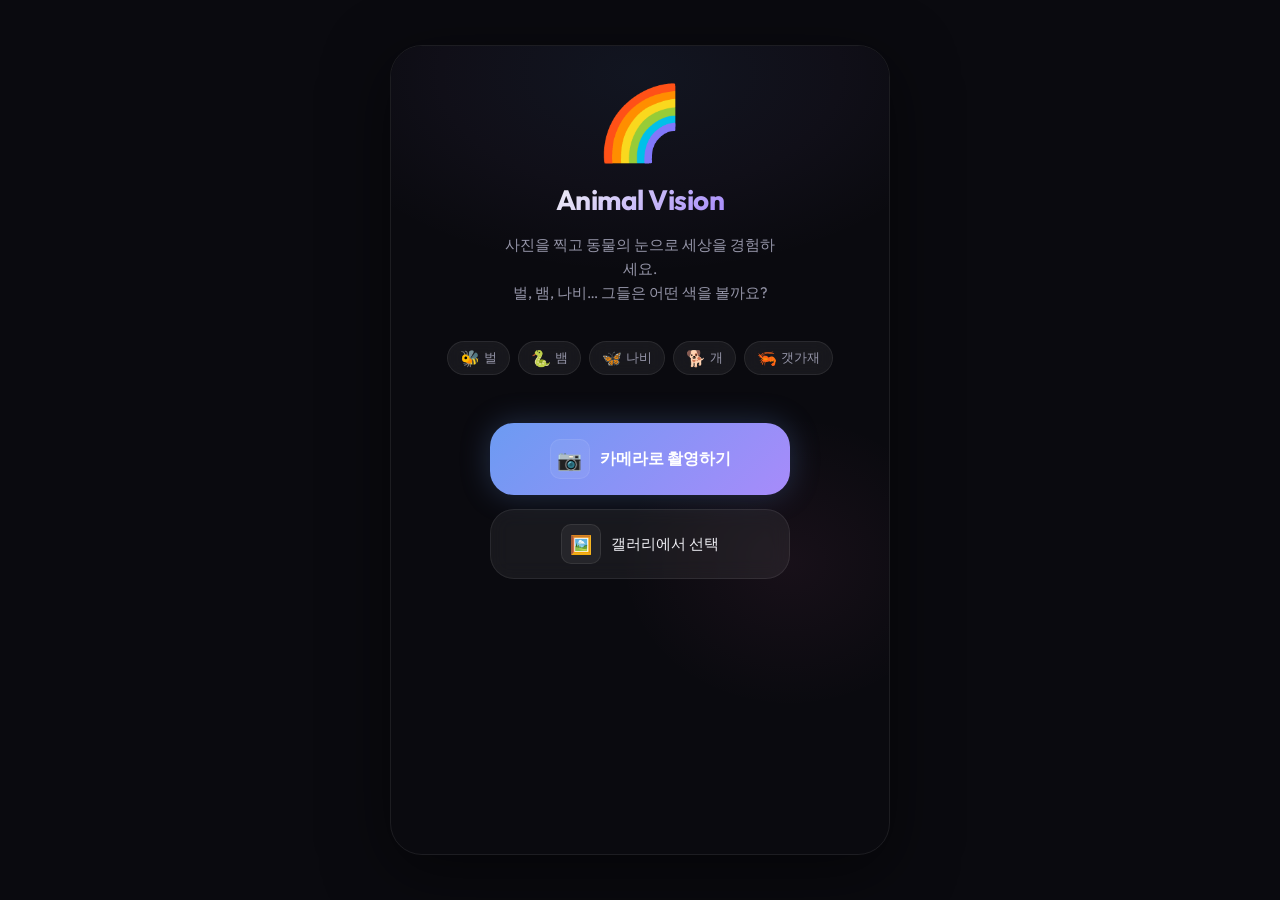
<file: animal_vision/index.html>
<!DOCTYPE html>
<html lang="ko">
<head>
  <meta charset="UTF-8">
  <meta name="viewport" content="width=device-width, initial-scale=1.0, maximum-scale=1.0, user-scalable=no, viewport-fit=cover">
  <meta name="theme-color" content="#0A0A0F">
  <meta name="apple-mobile-web-app-capable" content="yes">
  <meta name="apple-mobile-web-app-status-bar-style" content="black-translucent">
  <meta name="description" content="카메라로 사진을 찍으면 벌, 뱀, 나비, 개 등 동물의 눈으로 세상을 보여주는 시각 시뮬레이터">
  <title>🌈 Animal Vision — 동물의 눈으로 보는 세상</title>

  <!-- Favicon -->
  <link rel="icon" href="data:image/svg+xml,<svg xmlns='http://www.w3.org/2000/svg' viewBox='0 0 100 100'><text y='.9em' font-size='90'>🌈</text></svg>">

  <!-- Styles -->
  <link rel="stylesheet" href="css/style.css">
</head>
<body>

  <div class="app-container">

    <!-- ═══════════════════════════════════════════
         HOME SCREEN — 시작 화면
         ═══════════════════════════════════════════ -->
    <div id="screen-home" class="screen active">
      <div class="home-content">
        <div class="home-logo" aria-hidden="true">🌈</div>
        <h1 class="home-title">Animal Vision</h1>
        <p class="home-subtitle">
          사진을 찍고 동물의 눈으로 세상을 경험하세요.<br>
          벌, 뱀, 나비… 그들은 어떤 색을 볼까요?
        </p>

        <div class="home-animals-preview" aria-hidden="true">
          <div class="preview-chip"><span>🐝</span><span>벌</span></div>
          <div class="preview-chip"><span>🐍</span><span>뱀</span></div>
          <div class="preview-chip"><span>🦋</span><span>나비</span></div>
          <div class="preview-chip"><span>🐕</span><span>개</span></div>
          <div class="preview-chip"><span>🦐</span><span>갯가재</span></div>
        </div>

        <div class="home-actions">
          <button id="btn-camera" class="btn-primary" aria-label="카메라로 촬영하기">
            <span class="btn-icon">📷</span>
            카메라로 촬영하기
          </button>
          <button id="btn-gallery" class="btn-secondary" aria-label="갤러리에서 선택">
            <span class="btn-icon">🖼️</span>
            갤러리에서 선택
          </button>
        </div>

        <!-- 숨겨진 파일 입력 -->
        <input type="file" id="file-input" accept="image/*" aria-hidden="true">
      </div>
    </div>


    <!-- ═══════════════════════════════════════════
         CAMERA SCREEN — 카메라 화면
         ═══════════════════════════════════════════ -->
    <div id="screen-camera" class="screen">
      <div class="camera-view">
        <video id="camera-video" autoplay playsinline muted></video>

        <div class="camera-overlay">
          <!-- 상단 바 -->
          <div class="camera-top-bar">
            <button id="btn-camera-back" class="btn-camera-action" aria-label="뒤로가기">
              <div class="btn-icon-circle">←</div>
              <span class="btn-label">뒤로</span>
            </button>
            <button id="btn-flip" class="btn-camera-action" aria-label="카메라 전환">
              <div class="btn-icon-circle">🔄</div>
              <span class="btn-label">전면</span>
            </button>
          </div>

          <!-- 하단 바 -->
          <div class="camera-bottom-bar">
            <button id="btn-capture" class="btn-camera-action" aria-label="촬영">
              <div class="capture-ring">
                <div class="capture-inner"></div>
              </div>
            </button>
          </div>
        </div>

        <!-- 셔터 플래시 효과 -->
        <div id="shutter-flash"></div>
      </div>
    </div>


    <!-- ═══════════════════════════════════════════
         RESULT SCREEN — 결과 화면
         ═══════════════════════════════════════════ -->
    <div id="screen-result" class="screen">

      <!-- 상단 바 -->
      <div class="result-top-bar">
        <button id="btn-back" class="btn-icon" aria-label="뒤로가기">←</button>
        <div class="result-title">
          <span>🌈</span> Animal Vision
        </div>
        <div class="result-actions">
          <button id="btn-info-toggle" class="btn-icon" aria-label="동물 정보 보기">ℹ️</button>
          <button id="btn-download" class="btn-icon" aria-label="이미지 저장">💾</button>
        </div>
      </div>

      <!-- 이미지 결과 -->
      <div class="result-image-area">
        <canvas id="result-canvas"></canvas>
      </div>

      <!-- 비교 슬라이더 -->
      <div class="compare-section">
        <div class="compare-row">
          <span class="compare-label">사람</span>
          <input type="range" id="compare-slider" min="0" max="100" value="100"
                 aria-label="원본과 변환 이미지 비교">
          <span class="compare-label">동물</span>
        </div>
      </div>

      <!-- 동물 선택 바 -->
      <div class="animal-bar-container">
        <div id="animal-bar" role="tablist" aria-label="동물 선택">
          <!-- JS에서 동적 생성 -->
        </div>
      </div>

      <!-- 하단 액션 -->
      <div class="result-bottom-bar">
        <button id="btn-retake" class="btn-action" aria-label="다시 촬영">
          <span>📷</span> 다시 촬영
        </button>
      </div>

      <!-- 동물 정보 패널 (드래그 업 시트) -->
      <div id="animal-info" role="complementary" aria-label="선택된 동물 시각 정보">
        <!-- JS에서 동적 생성 -->
      </div>
    </div>

    <!-- 에러 메시지 -->
    <div id="error-message" role="alert"></div>

    <!-- 이미지 처리용 숨겨진 캔버스 -->
    <canvas id="process-canvas" style="display:none;"></canvas>

  </div>

  <!-- Scripts -->
  <script src="js/animals.js"></script>
  <script src="js/vision.js"></script>
  <script src="js/app.js"></script>

</body>
</html>
</file>
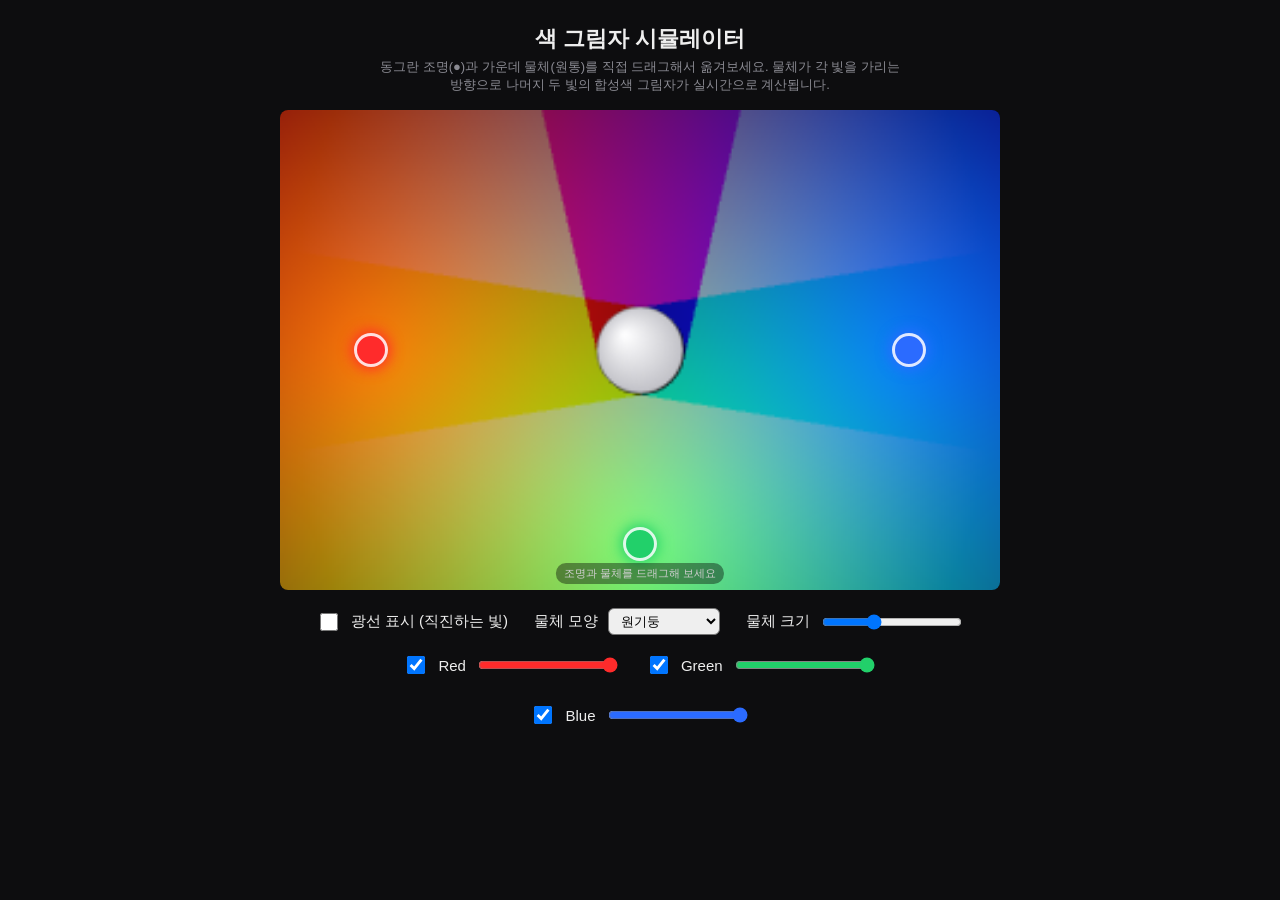
<file: color_shadow_simulator.html>
<!DOCTYPE html>
<html lang="ko">
<head>
<meta charset="UTF-8">
<title>색 그림자 시뮬레이터</title>
<style>
  *{box-sizing:border-box;}
  body{
    margin:0;
    background:#0d0d0f;
    color:#eee;
    font-family:'Pretendard','Apple SD Gothic Neo','Malgun Gothic',sans-serif;
    display:flex;
    flex-direction:column;
    align-items:center;
    padding:24px 16px 40px;
  }
  h1{margin:0 0 4px;font-size:22px;}
  p.sub{color:#8a8a92;font-size:13px;margin:0 0 16px;text-align:center;max-width:520px;}

  .stage{
    position:relative;
    width:100%;
    max-width:720px;
    aspect-ratio:3/2;
    background:#000;
    border-radius:8px;
    overflow:hidden;
    touch-action:none;
  }
  canvas{width:100%;height:100%;display:block;}

  .handle{
    position:absolute;
    width:34px;height:34px;
    border-radius:50%;
    transform:translate(-50%,-50%);
    cursor:grab;
    border:3px solid rgba(255,255,255,.85);
    box-shadow:0 0 14px 2px currentColor;
    display:flex;align-items:center;justify-content:center;
    user-select:none;
    -webkit-user-drag:none;
    -webkit-touch-callout:none;
  }
  .handle:active{cursor:grabbing;}
  .handle.red{background:#ff2b2b;color:#ff2b2b;}
  .handle.green{background:#22d06a;color:#22d06a;}
  .handle.blue{background:#2b6bff;color:#2b6bff;}
  .handle.obj{
    background:transparent;
    border:none;
    box-shadow:none;
  }
  .hint{
    position:absolute;bottom:6px;left:50%;transform:translateX(-50%);
    font-size:11px;color:#cfcfcf;background:rgba(0,0,0,.4);
    padding:3px 8px;border-radius:10px;pointer-events:none;
  }

  .controls{
    width:100%;
    max-width:720px;
    display:flex;
    flex-wrap:wrap;
    gap:26px;
    justify-content:center;
    padding:18px 12px 0;
  }
  .ctrl{display:flex;align-items:center;gap:10px;}
  .ctrl input[type="checkbox"]{width:18px;height:18px;cursor:pointer;}
  .ctrl label{font-size:15px;cursor:pointer;}
  .ctrl input[type="range"]{width:140px;cursor:pointer;}
  .ctrl.red input[type="range"]{accent-color:#ff2b2b;}
  .ctrl.green input[type="range"]{accent-color:#22d06a;}
  .ctrl.blue input[type="range"]{accent-color:#2b6bff;}
</style>
</head>
<body>

<h1>색 그림자 시뮬레이터</h1>
<p class="sub">동그란 조명(●)과 가운데 물체(원통)를 직접 드래그해서 옮겨보세요. 물체가 각 빛을 가리는 방향으로 나머지 두 빛의 합성색 그림자가 실시간으로 계산됩니다.</p>

<div class="stage" id="stage">
  <canvas id="floor" width="300" height="200"></canvas>
  <div class="handle red"   id="hRed"   draggable="false"></div>
  <div class="handle green" id="hGreen" draggable="false"></div>
  <div class="handle blue"  id="hBlue"  draggable="false"></div>
  <div class="handle obj"   id="hObj"   draggable="false"></div>
  <div class="hint">조명과 물체를 드래그해 보세요</div>
</div>

<div class="controls">
  <div class="ctrl">
    <input type="checkbox" id="chkRays">
    <label for="chkRays">광선 표시 (직진하는 빛)</label>
  </div>
  <div class="ctrl">
    <label for="selShape">물체 모양</label>
    <select id="selShape" style="padding:4px 8px;border-radius:6px;">
      <option value="circle">원기둥</option>
      <option value="square">각기둥(사각)</option>
      <option value="triangle">삼각기둥</option>
      <option value="star">별모양</option>
    </select>
  </div>
  <div class="ctrl">
    <label for="sldSize">물체 크기</label>
    <input type="range" id="sldSize" min="6" max="40" value="18">
  </div>
</div>

<div class="controls">
  <div class="ctrl red">
    <input type="checkbox" id="chkRed" checked>
    <label for="chkRed">Red</label>
    <input type="range" id="sldRed" min="0" max="100" value="100">
  </div>
  <div class="ctrl green">
    <input type="checkbox" id="chkGreen" checked>
    <label for="chkGreen">Green</label>
    <input type="range" id="sldGreen" min="0" max="100" value="100">
  </div>
  <div class="ctrl blue">
    <input type="checkbox" id="chkBlue" checked>
    <label for="chkBlue">Blue</label>
    <input type="range" id="sldBlue" min="0" max="100" value="100">
  </div>
</div>

<script>
(function(){
  const W = 300, H = 200;              // 내부 연산 해상도 (부드러운 경계를 위해 상향)
  const canvas = document.getElementById('floor');
  const ctx = canvas.getContext('2d');
  const img = ctx.createImageData(W, H);
  const data = img.data;
  const maxDist = 260;                 // 빛이 도달하는 최대 거리(감쇠 기준)
  const ambient = 10;                  // 아무 빛도 안 닿는 곳의 최소 밝기(완전 암흑 방지)

  const stage = document.getElementById('stage');

  const lights = {
    red:   { x: 38,  y: 100, ch: 0, handle: document.getElementById('hRed')   },
    green: { x: 150, y: 181, ch: 1, handle: document.getElementById('hGreen') },
    blue:  { x: 262, y: 100, ch: 2, handle: document.getElementById('hBlue')  }
  };
  const obstacle = { x: 150, y: 100, r: 18, shape: 'circle', handle: document.getElementById('hObj') };

  const state = {
    red:   { on: true, strength: 1 },
    green: { on: true, strength: 1 },
    blue:  { on: true, strength: 1 }
  };
  let showRays = false;

  // 선분(광원→픽셀)이 물체(원)를 가로지르는지 판정
  // 광원(외부 점)에서 원(물체)에 그은 두 접선의 접점을 구한다
  function tangentPoints(px, py, cx, cy, r){
    const dx = cx - px, dy = cy - py;
    const d = Math.sqrt(dx*dx + dy*dy);
    if (d <= r) return null; // 광원이 물체 안/경계에 있으면 접선 없음
    const ux = dx / d, uy = dy / d;
    const vx = -uy, vy = ux;
    const a = (r * r) / d;
    const b = r * Math.sqrt(d * d - r * r) / d;
    return [
      { x: cx - a*ux + b*vx, y: cy - a*uy + b*vy },
      { x: cx - a*ux - b*vx, y: cy - a*uy - b*vy }
    ];
  }

  function silhouetteFromVerts(light, verts){
    const cx = verts.reduce((s,v)=>s+v.x,0) / verts.length;
    const cy = verts.reduce((s,v)=>s+v.y,0) / verts.length;
    const baseAngle = Math.atan2(cy - light.y, cx - light.x);
    let minAngle = Infinity, maxAngle = -Infinity, minV = null, maxV = null;
    verts.forEach(v => {
      let ang = Math.atan2(v.y - light.y, v.x - light.x) - baseAngle;
      while (ang > Math.PI) ang -= 2*Math.PI;
      while (ang < -Math.PI) ang += 2*Math.PI;
      if (ang < minAngle){ minAngle = ang; minV = v; }
      if (ang > maxAngle){ maxAngle = ang; maxV = v; }
    });
    return [minV, maxV];
  }

  function drawRays(ctx, light, colorCss, verts){
    const pts = verts
      ? silhouetteFromVerts(light, verts)
      : tangentPoints(light.x, light.y, obstacle.x, obstacle.y, obstacle.r);
    if (!pts) return;
    ctx.save();
    ctx.setLineDash([6, 5]);
    ctx.lineWidth = 1.4;
    ctx.strokeStyle = colorCss;
    ctx.globalAlpha = 0.85;
    pts.forEach(p => {
      const dx = p.x - light.x, dy = p.y - light.y;
      const len = Math.sqrt(dx*dx + dy*dy) || 1;
      const ex = light.x + (dx/len) * (W + H); // 화면 밖까지 쭉 연장 (캔버스가 알아서 잘라줌)
      const ey = light.y + (dy/len) * (W + H);
      ctx.beginPath();
      ctx.moveTo(light.x, light.y);
      ctx.lineTo(ex, ey);
      ctx.stroke();
    });
    ctx.restore();
  }

  // 모양별 꼭짓점 생성 (원은 별도 수식으로 처리하므로 여기선 다각형만)
  function getShapeVertices(shape, cx, cy, r){
    if (shape === 'square'){
      return [
        { x: cx - r, y: cy - r }, { x: cx + r, y: cy - r },
        { x: cx + r, y: cy + r }, { x: cx - r, y: cy + r }
      ];
    }
    if (shape === 'triangle'){
      const pts = [];
      for (let k = 0; k < 3; k++){
        const ang = -Math.PI/2 + k * (2*Math.PI/3);
        pts.push({ x: cx + r*Math.cos(ang), y: cy + r*Math.sin(ang) });
      }
      return pts;
    }
    if (shape === 'star'){
      const pts = []; const spikes = 5, outerR = r, innerR = r*0.45;
      for (let k = 0; k < spikes*2; k++){
        const ang = -Math.PI/2 + k * (Math.PI/spikes);
        const rad = (k % 2 === 0) ? outerR : innerR;
        pts.push({ x: cx + rad*Math.cos(ang), y: cy + rad*Math.sin(ang) });
      }
      return pts;
    }
    return null; // circle
  }

  function cross3(o, a, b){ return (a.x-o.x)*(b.y-o.y) - (a.y-o.y)*(b.x-o.x); }
  function segmentsIntersect(p1, p2, p3, p4){
    const d1 = cross3(p3,p4,p1), d2 = cross3(p3,p4,p2);
    const d3 = cross3(p1,p2,p3), d4 = cross3(p1,p2,p4);
    return ((d1>0&&d2<0)||(d1<0&&d2>0)) && ((d3>0&&d4<0)||(d3<0&&d4>0));
  }
  function blockedByPolygon(lx, ly, px, py, verts){
    const L = {x:lx,y:ly}, P = {x:px,y:py};
    for (let i = 0; i < verts.length; i++){
      const a = verts[i], b = verts[(i+1) % verts.length];
      if (segmentsIntersect(L, P, a, b)) return true;
    }
    return false;
  }
  function isBlocked(lx, ly, px, py, verts){
    if (!verts) return blockedByObstacle(lx, ly, px, py, obstacle.x, obstacle.y, obstacle.r);
    return blockedByPolygon(lx, ly, px, py, verts);
  }

  function blockedByObstacle(lx, ly, px, py, cx, cy, r){
    const dx = px - lx, dy = py - ly;
    const fx = lx - cx, fy = ly - cy;
    const a = dx*dx + dy*dy;
    if (a === 0) return false;
    const b = 2*(fx*dx + fy*dy);
    const c = (fx*fx + fy*fy) - r*r;
    const disc = b*b - 4*a*c;
    if (disc < 0) return false;
    const sq = Math.sqrt(disc);
    const t1 = (-b - sq) / (2*a);
    const t2 = (-b + sq) / (2*a);
    const lo = Math.max(t1, 0), hi = Math.min(t2, 1);
    return lo <= hi && hi >= 0 && lo <= 1;
  }

  function render(){
    const L = [lights.red, lights.green, lights.blue];
    const S = [state.red, state.green, state.blue];
    const shapeVerts = getShapeVertices(obstacle.shape, obstacle.x, obstacle.y, obstacle.r);
    const offsets = shapeVerts
      ? [[-0.3,-0.3],[0.3,0.3]]          // 다각형: 연산량 절약을 위해 2포인트 샘플링
      : [[-0.3,-0.3],[0.3,-0.3],[-0.3,0.3],[0.3,0.3]]; // 원: 4포인트 샘플링

    for (let y = 0; y < H; y++){
      for (let x = 0; x < W; x++){
        let r = ambient, g = ambient, b = ambient;

        for (let i = 0; i < 3; i++){
          const s = S[i];
          if (!s.on || s.strength <= 0) continue;
          const li = L[i];
          const dx = x - li.x, dy = y - li.y;
          const dist = Math.sqrt(dx*dx + dy*dy);
          if (dist >= maxDist) continue;

          // 그림자 경계를 부드럽게 하기 위해 픽셀 주변 몇 곳을 미세 샘플링해 평균
          let occluded = 0;
          for (const [ox, oy] of offsets){
            if (isBlocked(li.x, li.y, x+ox, y+oy, shapeVerts)) occluded++;
          }
          const lit = 1 - occluded / offsets.length;
          if (lit <= 0) continue;

          const intensity = (1 - dist / maxDist) * s.strength * lit;
          const val = intensity * 240;
          if (li.ch === 0) r += val;
          else if (li.ch === 1) g += val;
          else b += val;
        }

        const idx = (y * W + x) * 4;
        data[idx]     = r > 255 ? 255 : r;
        data[idx + 1] = g > 255 ? 255 : g;
        data[idx + 2] = b > 255 ? 255 : b;
        data[idx + 3] = 255;
      }
    }
    ctx.putImageData(img, 0, 0);

    // 물체 그리기 (모양에 따라 원 또는 다각형)
    ctx.save();
    const grad = ctx.createRadialGradient(
      obstacle.x - obstacle.r*0.35, obstacle.y - obstacle.r*0.35, 1,
      obstacle.x, obstacle.y, obstacle.r * 1.15
    );
    grad.addColorStop(0, '#fdfdfe');
    grad.addColorStop(1, '#b9b9c0');
    ctx.beginPath();
    if (shapeVerts){
      shapeVerts.forEach((v, idx) => idx === 0 ? ctx.moveTo(v.x, v.y) : ctx.lineTo(v.x, v.y));
      ctx.closePath();
    } else {
      ctx.arc(obstacle.x, obstacle.y, obstacle.r, 0, Math.PI*2);
    }
    ctx.fillStyle = grad;
    ctx.fill();
    ctx.lineWidth = 1;
    ctx.strokeStyle = 'rgba(0,0,0,.25)';
    ctx.stroke();
    ctx.restore();

    if (showRays){
      if (state.red.on)   drawRays(ctx, lights.red,   '#ff5252', shapeVerts);
      if (state.green.on) drawRays(ctx, lights.green, '#3ee881', shapeVerts);
      if (state.blue.on)  drawRays(ctx, lights.blue,  '#5b8dff', shapeVerts);
    }
  }

  function placeHandle(el, x, y){
    el.style.left = (x / W * 100) + '%';
    el.style.top  = (y / H * 100) + '%';
  }
  function syncHandles(){
    placeHandle(lights.red.handle, lights.red.x, lights.red.y);
    placeHandle(lights.green.handle, lights.green.x, lights.green.y);
    placeHandle(lights.blue.handle, lights.blue.x, lights.blue.y);
    placeHandle(obstacle.handle, obstacle.x, obstacle.y);
  }

  let dirty = true;
  function loop(){
    if (dirty){ render(); dirty = false; }
    requestAnimationFrame(loop);
  }
  requestAnimationFrame(loop);

  // ---- 드래그 처리 ----
  function toInternal(clientX, clientY){
    const rect = stage.getBoundingClientRect();
    let x = (clientX - rect.left) / rect.width * W;
    let y = (clientY - rect.top)  / rect.height * H;
    x = Math.max(0, Math.min(W, x));
    y = Math.max(0, Math.min(H, y));
    return {x, y};
  }

  function makeDraggable(handleEl, target){
    handleEl.addEventListener('pointerdown', (e) => {
      e.preventDefault();
      handleEl.setPointerCapture(e.pointerId);
      const move = (ev) => {
        const p = toInternal(ev.clientX, ev.clientY);
        target.x = p.x; target.y = p.y;
        placeHandle(handleEl, p.x, p.y);
        dirty = true;
      };
      const up = (ev) => {
        handleEl.releasePointerCapture(e.pointerId);
        handleEl.removeEventListener('pointermove', move);
        handleEl.removeEventListener('pointerup', up);
      };
      handleEl.addEventListener('pointermove', move);
      handleEl.addEventListener('pointerup', up);
    });
  }
  makeDraggable(lights.red.handle, lights.red);
  makeDraggable(lights.green.handle, lights.green);
  makeDraggable(lights.blue.handle, lights.blue);
  makeDraggable(obstacle.handle, obstacle);

  // 혹시 모를 네이티브 드래그(파일 끌기처럼 동작) 완전 차단
  document.querySelectorAll('.handle').forEach(el => {
    el.addEventListener('dragstart', e => e.preventDefault());
  });

  // ---- 체크박스 / 슬라이더 ----
  function wireControl(key, chkId, sldId){
    const chk = document.getElementById(chkId);
    const sld = document.getElementById(sldId);
    const s = state[key];
    function update(){
      s.on = chk.checked;
      s.strength = sld.value / 100;
      dirty = true;
    }
    chk.addEventListener('change', update);
    sld.addEventListener('input', update);
  }
  wireControl('red', 'chkRed', 'sldRed');
  wireControl('green', 'chkGreen', 'sldGreen');
  wireControl('blue', 'chkBlue', 'sldBlue');

  document.getElementById('chkRays').addEventListener('change', (e) => {
    showRays = e.target.checked;
    dirty = true;
  });

  document.getElementById('selShape').addEventListener('change', (e) => {
    obstacle.shape = e.target.value;
    dirty = true;
  });

  function sizeObjHandle(){
    obstacle.handle.style.width  = (obstacle.r*2 / W * 100) + '%';
    obstacle.handle.style.height = (obstacle.r*2 / H * 100) + '%';
  }
  document.getElementById('sldSize').addEventListener('input', (e) => {
    obstacle.r = Number(e.target.value);
    sizeObjHandle();
    dirty = true;
  });
  sizeObjHandle();

  syncHandles();
})();
</script>

</body>
</html>
</file>
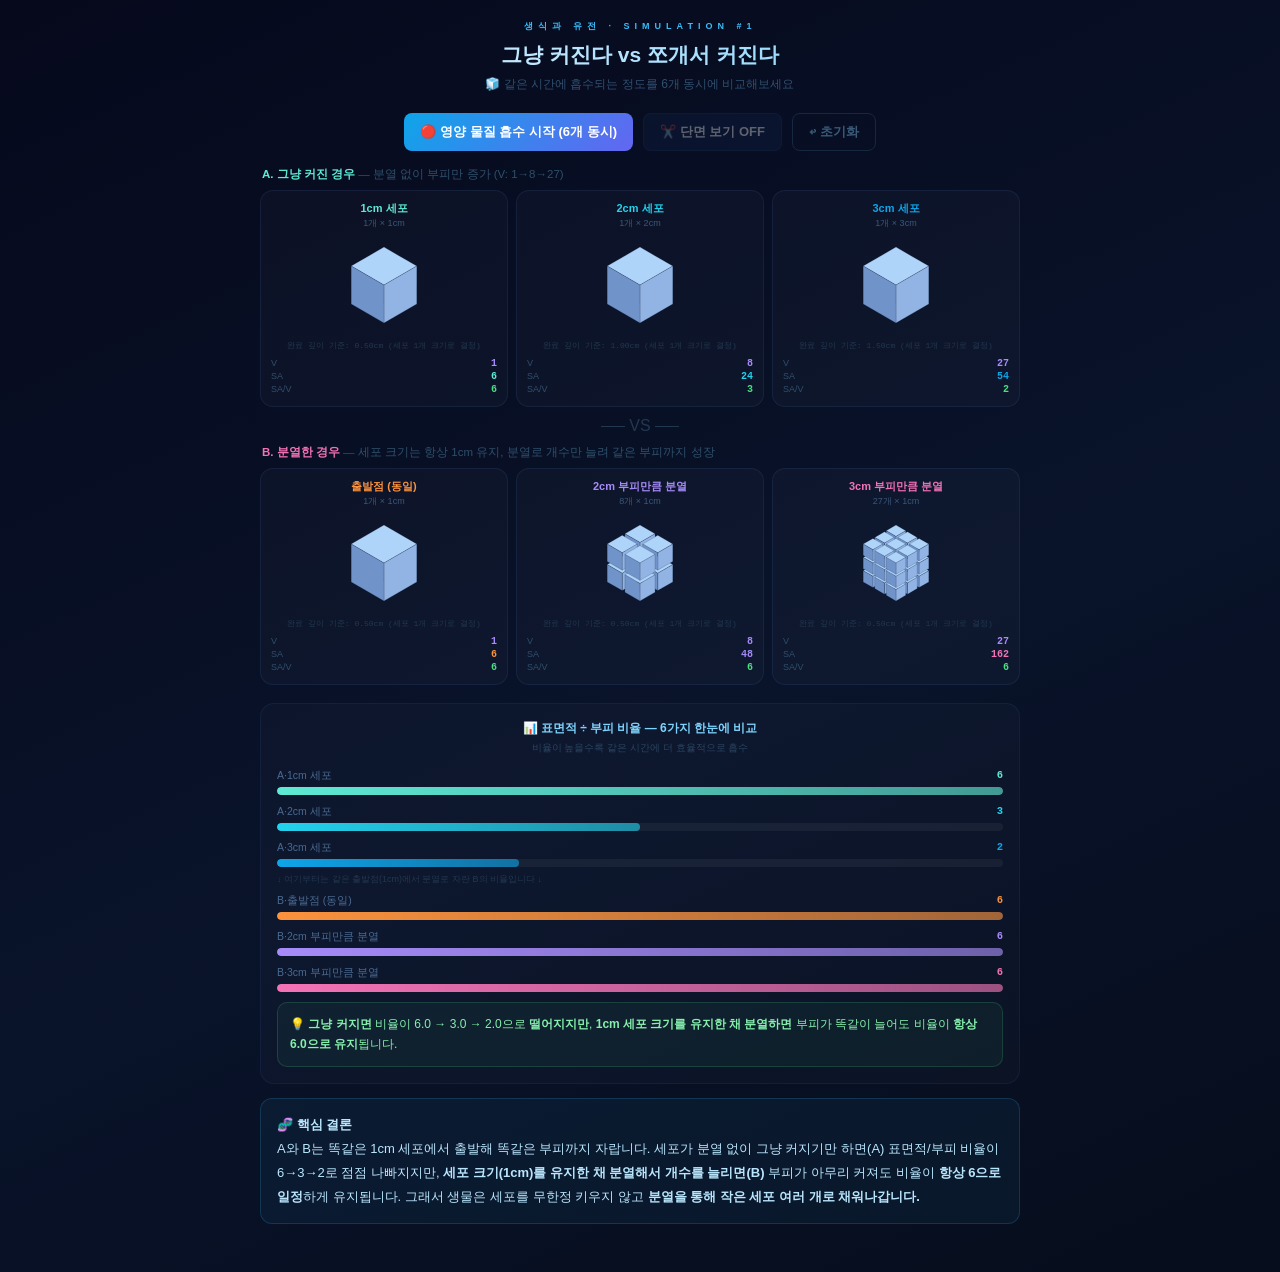
<file: sim1-cell-size.html>
<!DOCTYPE html>
<html lang="ko">
<head>
<meta charset="UTF-8" />
<meta name="viewport" content="width=device-width, initial-scale=1.0" />
<title>세포가 작아야 사는 이유 — 시뮬레이션 #1</title>
<style>
  * { box-sizing: border-box; }
  body {
    margin: 0;
    min-height: 100vh;
    background: linear-gradient(155deg,#06091c 0%,#09132a 55%,#060d1c 100%);
    color: #d2e6ff;
    font-family: "Apple SD Gothic Neo","Malgun Gothic","Noto Sans KR",sans-serif;
    padding: 20px 14px 48px;
  }
  .wrap { max-width: 760px; margin: 0 auto; }
  header { text-align: center; margin-bottom: 20px; }
  .eyebrow { font-size: 9px; letter-spacing: 5px; color: #38bdf8; font-weight: 700; margin-bottom: 8px; }
  h1 {
    margin: 0; font-size: 21px; font-weight: 900;
    background: linear-gradient(90deg,#e4f1ff 0%,#7dd3fc 100%);
    -webkit-background-clip: text; -webkit-text-fill-color: transparent; background-clip: text;
  }
  .sub { margin: 7px 0 0; color: #304f6e; font-size: 12px; }
  .controls { display: flex; gap: 10px; justify-content: center; margin-bottom: 16px; flex-wrap: wrap; }
  button {
    padding: 9px 16px; border: none; border-radius: 8px; font-weight: 700;
    font-size: 13px; cursor: pointer; font-family: inherit; color: #fff;
  }
  button:disabled { opacity: 0.35; cursor: not-allowed; }
  #btnAbsorb { background: linear-gradient(135deg,#0ea5e9,#6366f1); }
  #btnX { background: rgba(20,50,100,0.5); border: 1px solid rgba(80,130,190,0.2); }
  #btnX.on { background: linear-gradient(135deg,#f59e0b,#ef4444); border: none; }
  #btnReset { background: transparent; color: #3a5a78; border: 1px solid #162840; }

  .progress-wrap { margin-bottom: 16px; padding: 0 2px; display: none; }
  .progress-wrap.show { display: block; }
  .progress-label { display: flex; justify-content: space-between; font-size: 10px; color: #2e4f6a; margin-bottom: 4px; }
  .progress-label span:last-child { color: #f87171; font-family: monospace; }
  .progress-track { height: 5px; background: rgba(255,255,255,0.05); border-radius: 3px; overflow: hidden; }
  .progress-fill { height: 100%; width: 0%; background: linear-gradient(90deg,#f43f5e,#dc2626); border-radius: 3px; }

  .row-title { font-size: 11.5px; font-weight: 700; margin-bottom: 8px; padding-left: 2px; }
  .row-title span { color: #2e4f6a; font-weight: 400; }
  .row-title.a { color: #5eead4; }
  .row-title.b { color: #f472b6; }
  .row-grid { display: grid; grid-template-columns: repeat(3, 1fr); gap: 8px; }
  .vs { text-align: center; color: #22384f; font-size: 16px; margin: 10px 0; }

  .panel {
    background: rgba(255,255,255,0.022);
    border: 1px solid rgba(80,135,200,0.12);
    border-radius: 13px; padding: 10px 6px; text-align: center;
    transition: border-color 0.6s;
  }
  .panel.done { border-color: rgba(74,222,128,0.3); }
  .panel-label { font-size: 11px; font-weight: 700; margin-bottom: 1px; }
  .panel-sub { font-size: 9px; color: #3a5878; margin-bottom: 7px; }
  .panel-viz { height: 96px; display: flex; align-items: center; justify-content: center; margin-bottom: 7px; }
  .panel-status { font-size: 9.5px; font-weight: 700; margin-bottom: 2px; color: #fbbf24; display: none; }
  .panel-status.show { display: block; }
  .panel-status.done { color: #4ade80; }
  .panel-depth-note { font-size: 8px; color: #22384f; margin-bottom: 6px; font-family: monospace; }
  .panel-stat { display: flex; justify-content: space-between; padding: 1px 4px; }
  .panel-stat .l { font-size: 9px; color: #304f6a; }
  .panel-stat .v { font-size: 10px; font-weight: 700; font-family: monospace; }

  .insight-pink {
    margin-top: 10px; padding: 10px 12px;
    background: rgba(244,114,182,0.06); border: 1px solid rgba(244,114,182,0.18);
    border-radius: 10px; font-size: 11.5px; color: #f9c9e3; line-height: 1.7; display: none;
  }
  .insight-pink.show { display: block; }

  .graph-box {
    background: rgba(255,255,255,0.018); border: 1px solid rgba(80,130,200,0.1);
    border-radius: 14px; padding: 16px 16px; margin-bottom: 14px; margin-top: 18px;
  }
  .graph-title { font-size: 12px; font-weight: 700; color: #7dd3fc; margin-bottom: 4px; text-align: center; }
  .graph-sub { font-size: 10px; color: #2a4560; text-align: center; margin-bottom: 14px; }
  .bar-row { margin-bottom: 10px; }
  .bar-label { display: flex; justify-content: space-between; font-size: 10.5px; margin-bottom: 4px; }
  .bar-label .name { color: #4a6a90; }
  .bar-label .val { font-family: monospace; font-weight: 800; }
  .bar-track { height: 8px; background: rgba(255,255,255,0.05); border-radius: 4px; overflow: hidden; }
  .bar-fill { height: 100%; width: 0%; border-radius: 4px; transition: width 0.5s; }
  .bar-note { font-size: 9px; color: #22384f; margin-top: 6px; margin-bottom: -2px; }

  .callout-green {
    margin-top: 8px; padding: 11px 12px;
    background: rgba(74,222,128,0.06); border: 1px solid rgba(74,222,128,0.18);
    border-radius: 10px; font-size: 12px; color: #86efac; line-height: 1.7;
  }
  .callout-red {
    background: rgba(220,38,38,0.07); border: 1px solid rgba(220,38,38,0.2);
    border-radius: 12px; padding: 13px 16px; font-size: 13px; line-height: 1.8;
    color: #fca5a5; margin-bottom: 14px; display: none;
  }
  .callout-red.show { display: block; }
  .callout-blue {
    background: rgba(56,189,248,0.05); border: 1px solid rgba(56,189,248,0.18);
    border-radius: 12px; padding: 14px 16px; font-size: 13px; line-height: 1.85; color: #bae6fd;
  }
</style>
</head>
<body>
<div class="wrap">

  <header>
    <div class="eyebrow">생식과 유전 · SIMULATION #1</div>
    <h1>그냥 커진다 vs 쪼개서 커진다</h1>
    <p class="sub">🧊 같은 시간에 흡수되는 정도를 6개 동시에 비교해보세요</p>
  </header>

  <div class="controls">
    <button id="btnAbsorb">🔴 영양 물질 흡수 시작 (6개 동시)</button>
    <button id="btnX" disabled>✂️ 단면 보기 OFF</button>
    <button id="btnReset">↩ 초기화</button>
  </div>

  <div class="progress-wrap" id="progressWrap">
    <div class="progress-label">
      <span>잉크 침투 깊이 (여섯 가지 모두 동일한 시간 경과)</span>
      <span id="depthVal">0.000 cm</span>
    </div>
    <div class="progress-track"><div class="progress-fill" id="progressFill"></div></div>
  </div>

  <div class="row-title a">A. 그냥 커진 경우 <span>— 분열 없이 부피만 증가 (V: 1→8→27)</span></div>
  <div class="row-grid" id="rowA"></div>

  <div class="vs">⎯⎯⎯ VS ⎯⎯⎯</div>

  <div class="row-title b">B. 분열한 경우 <span>— 세포 크기는 항상 1cm 유지, 분열로 개수만 늘려 같은 부피까지 성장</span></div>
  <div class="row-grid" id="rowB"></div>
  <div class="insight-pink" id="insightPink">
    👀 <strong>2번째·3번째 칸이 똑같은 타이밍에 "완전 흡수"되는 것</strong>은 우연이 아니에요.
    세포 8개든 27개든 <strong>개별 세포 크기가 똑같이 1cm</strong>이기 때문에 흡수 속도가 동일합니다.
    세포 수가 아무리 늘어도 한 세포 크기만 작게 유지하면 다 같이 빠르게 흡수돼요 — 이게 분열의 진짜 이점입니다.
  </div>

  <div class="graph-box">
    <div class="graph-title">📊 표면적 ÷ 부피 비율 — 6가지 한눈에 비교</div>
    <div class="graph-sub">비율이 높을수록 같은 시간에 더 효율적으로 흡수</div>
    <div id="graphBars"></div>
    <div class="callout-green">
      💡 <strong>그냥 커지면</strong> 비율이 6.0 → 3.0 → 2.0으로 <strong>떨어지지만</strong>,
      <strong> 1cm 세포 크기를 유지한 채 분열하면</strong> 부피가 똑같이 늘어도 비율이 <strong>항상 6.0으로 유지</strong>됩니다.
    </div>
  </div>

  <div class="callout-red" id="calloutRed">
    💡 같은 시간이 지났는데 <strong>A행의 3cm 세포</strong>와 <strong>B행의 27개(1cm씩)</strong>는 출발도 같고 도달한 부피도 같지만,
    A는 아직도 중심부가 굶주리고 B는 이미 완전히 흡수를 마쳤어요. 이게 바로 <strong>세포가 분열하는 이유</strong>입니다!
  </div>

  <div class="callout-blue">
    🧬 <strong>핵심 결론</strong><br/>
    A와 B는 똑같은 1cm 세포에서 출발해 똑같은 부피까지 자랍니다.
    세포가 분열 없이 그냥 커지기만 하면(A) 표면적/부피 비율이 6→3→2로 점점 나빠지지만,
    <strong>세포 크기(1cm)를 유지한 채 분열해서 개수를 늘리면(B)</strong> 부피가 아무리 커져도 비율이 <strong>항상 6으로 일정</strong>하게 유지됩니다.
    그래서 생물은 세포를 무한정 키우지 않고 <strong>분열을 통해 작은 세포 여러 개로 채워나갑니다.</strong>
  </div>

</div>

<script>
/* ══════════════════════════════════════════════════
   데이터 정의
══════════════════════════════════════════════════ */
const GROWTH = [
  { label: "1cm 세포",          grid: 1, cell: 1, count: 1,  accent: "#5eead4" },
  { label: "2cm 세포",          grid: 1, cell: 2, count: 1,  accent: "#22d3ee" },
  { label: "3cm 세포",          grid: 1, cell: 3, count: 1,  accent: "#0ea5e9" },
];
const SPLIT = [
  { label: "출발점 (동일)",       grid: 1, cell: 1, count: 1,  accent: "#fb923c" },
  { label: "2cm 부피만큼 분열",   grid: 2, cell: 1, count: 8,  accent: "#a78bfa" },
  { label: "3cm 부피만큼 분열",   grid: 3, cell: 1, count: 27, accent: "#f472b6" },
];
const MAX_DEPTH_RATIO = 0.42;
const DUR = 3400;

function calc(cell, count) {
  const sa  = +(6 * cell * cell * count).toFixed(1);
  const vol = +(cell * cell * cell * count).toFixed(1);
  return { sa, vol, ratio: +(sa / vol).toFixed(2) };
}

/* ══════════════════════════════════════════════════
   아이소메트릭 voxel SVG 생성
══════════════════════════════════════════════════ */
function buildIsoSVG(grid, cell, depth, boxPx) {
  const U = (boxPx * 0.74) / (grid * cell + (grid - 1) * 0.18);
  const CX = 0.866, CY = 0.5, GAP = 0.18;
  const iso = (x, y, z) => [(x - z) * CX * U, -(y * U) + (x + z) * CY * U];
  const absorbedFrac = Math.min(depth / (cell * MAX_DEPTH_RATIO), 1);

  const cubes = [];
  for (let xi = 0; xi < grid; xi++)
    for (let yi = 0; yi < grid; yi++)
      for (let zi = 0; zi < grid; zi++)
        cubes.push({ ox: xi*(cell+GAP), oy: yi*(cell+GAP), oz: zi*(cell+GAP) });

  const faces = [];
  cubes.forEach(c => {
    const { ox, oy, oz } = c;
    faces.push({ type:"top",   pts:[iso(ox,oy+cell,oz),iso(ox+cell,oy+cell,oz),iso(ox+cell,oy+cell,oz+cell),iso(ox,oy+cell,oz+cell)] });
    faces.push({ type:"right", pts:[iso(ox+cell,oy,oz),iso(ox+cell,oy+cell,oz),iso(ox+cell,oy+cell,oz+cell),iso(ox+cell,oy,oz+cell)] });
    faces.push({ type:"front", pts:[iso(ox,oy,oz+cell),iso(ox+cell,oy,oz+cell),iso(ox+cell,oy+cell,oz+cell),iso(ox,oy+cell,oz+cell)] });
  });

  const allPts = faces.flatMap(f => f.pts);
  const xs = allPts.map(p=>p[0]), ys = allPts.map(p=>p[1]);
  const minX = Math.min(...xs), maxX = Math.max(...xs);
  const minY = Math.min(...ys), maxY = Math.max(...ys);
  const P = 5;
  const W = maxX - minX + 2*P, H = maxY - minY + 2*P;
  const ox0 = -minX + P, oy0 = -minY + P;
  const mkPath = pts => pts.map((p,i)=>`${i?"L":"M"}${(p[0]+ox0).toFixed(1)},${(p[1]+oy0).toFixed(1)}`).join(" ")+"Z";

  const BASES = { top:[175,212,250], right:[145,180,228], front:[112,148,202] };
  const REDS  = { top:[220,45,55],   right:[185,30,40],   front:[150,20,30] };
  const sa = Math.min(absorbedFrac / 0.55, 1);
  const fc = type => {
    const b = BASES[type], r = REDS[type];
    return `rgb(${Math.round(b[0]+(r[0]-b[0])*sa)},${Math.round(b[1]+(r[1]-b[1])*sa)},${Math.round(b[2]+(r[2]-b[2])*sa)})`;
  };
  const innerDone = absorbedFrac >= 1;

  const pathsHTML = faces.map(f =>
    `<path d="${mkPath(f.pts)}" fill="${fc(f.type)}" stroke="${innerDone ? 'rgba(255,255,255,0.25)' : 'rgba(0,12,35,0.45)'}" stroke-width="${innerDone ? 1 : 0.6}" />`
  ).join("");

  return `<svg viewBox="0 0 ${W} ${H}" width="${boxPx}" height="${boxPx}">${pathsHTML}</svg>`;
}

/* ══════════════════════════════════════════════════
   단면 픽셀 캔버스 그리기
══════════════════════════════════════════════════ */
function drawXSection(canvas, cell, depth, px) {
  const ctx = canvas.getContext("2d");
  const img = ctx.createImageData(px, px);
  const buf = img.data;
  const d = Math.min(depth, cell/2 + 0.05);
  for (let py = 0; py < px; py++) {
    for (let pxi = 0; pxi < px; pxi++) {
      const x = (pxi/px)*cell, y = (py/px)*cell, z = cell/2;
      const dist = Math.min(x, y, z, cell-x, cell-y, cell-z);
      const i = (py*px + pxi) * 4;
      if (dist <= d) {
        const t = Math.min((d-dist)/0.18, 1);
        buf[i]=200+50*t; buf[i+1]=24+6*(1-t); buf[i+2]=34; buf[i+3]=255;
      } else {
        const t = Math.min((dist-d)/0.35, 1);
        buf[i]=110+90*(1-t); buf[i+1]=155+75*(1-t); buf[i+2]=218; buf[i+3]=215+35*(1-t);
      }
    }
  }
  ctx.putImageData(img, 0, 0);
  ctx.strokeStyle = "rgba(100,170,230,0.5)"; ctx.lineWidth = 2;
  ctx.strokeRect(1,1,px-2,px-2);
}

/* ══════════════════════════════════════════════════
   패널 DOM 생성/업데이트
══════════════════════════════════════════════════ */
function createPanel(s) {
  const el = document.createElement("div");
  el.className = "panel";
  el.innerHTML = `
    <div class="panel-label" style="color:${s.accent}">${s.label}</div>
    <div class="panel-sub">${s.count}개 × ${s.cell}cm</div>
    <div class="panel-viz"></div>
    <div class="panel-status"></div>
    <div class="panel-depth-note">완료 깊이 기준: ${(s.cell/2).toFixed(2)}cm (세포 1개 크기로 결정)</div>
    <div class="panel-stats"></div>
  `;
  return el;
}

function updatePanel(el, s, depth, showX) {
  const st = calc(s.cell, s.count);
  const localFrac = Math.min(depth / (s.cell * MAX_DEPTH_RATIO), 1);
  const fullyAbsorbed = localFrac >= 1;

  el.classList.toggle("done", depth > 0 && fullyAbsorbed);

  const viz = el.querySelector(".panel-viz");
  const boxPx = 82;
  if (showX) {
    let canvas = viz.querySelector("canvas");
    if (!canvas) {
      viz.innerHTML = `<canvas width="${boxPx}" height="${boxPx}" style="border-radius:8px;display:block;"></canvas>`;
      canvas = viz.querySelector("canvas");
    }
    drawXSection(canvas, s.cell, depth, boxPx);
  } else {
    viz.innerHTML = buildIsoSVG(s.grid, s.cell, depth, boxPx);
  }

  const status = el.querySelector(".panel-status");
  if (depth > 0) {
    status.classList.add("show");
    status.classList.toggle("done", fullyAbsorbed);
    status.textContent = fullyAbsorbed ? "✅ 완전 흡수" : "⏳ 흡수 중";
  } else {
    status.classList.remove("show");
  }

  const statsEl = el.querySelector(".panel-stats");
  statsEl.innerHTML = `
    <div class="panel-stat"><span class="l">V</span><span class="v" style="color:#a78bfa">${st.vol}</span></div>
    <div class="panel-stat"><span class="l">SA</span><span class="v" style="color:${s.accent}">${st.sa}</span></div>
    <div class="panel-stat"><span class="l">SA/V</span><span class="v" style="color:#4ade80">${st.ratio}</span></div>
  `;
}

/* ══════════════════════════════════════════════════
   초기 셋업
══════════════════════════════════════════════════ */
const rowA = document.getElementById("rowA");
const rowB = document.getElementById("rowB");
const panelsA = GROWTH.map(s => { const el = createPanel(s); rowA.appendChild(el); return el; });
const panelsB = SPLIT.map(s => { const el = createPanel(s); rowB.appendChild(el); return el; });

const allStats = [...GROWTH, ...SPLIT].map(s => ({ ...s, ...calc(s.cell, s.count) }));
const maxRatio = Math.max(...allStats.map(s => s.ratio));

const graphBars = document.getElementById("graphBars");
allStats.forEach((s, i) => {
  const row = document.createElement("div");
  row.className = "bar-row";
  row.innerHTML = `
    <div class="bar-label">
      <span class="name">${i < 3 ? "A·" : "B·"}${s.label}</span>
      <span class="val" style="color:${s.accent}">${s.ratio}</span>
    </div>
    <div class="bar-track"><div class="bar-fill" style="width:${(s.ratio/maxRatio)*100}%;background:linear-gradient(90deg,${s.accent},${s.accent}99)"></div></div>
    ${i === 2 ? '<div class="bar-note">↓ 여기부터는 같은 출발점(1cm)에서 분열로 자란 B의 비율입니다 ↓</div>' : ''}
  `;
  graphBars.appendChild(row);
});

/* ══════════════════════════════════════════════════
   상태 & 애니메이션
══════════════════════════════════════════════════ */
let depth = 0, running = false, showX = false, t0 = null, rafId = null;
const maxReach = 3 * MAX_DEPTH_RATIO + 0.15;

const btnAbsorb = document.getElementById("btnAbsorb");
const btnX = document.getElementById("btnX");
const btnReset = document.getElementById("btnReset");
const progressWrap = document.getElementById("progressWrap");
const progressFill = document.getElementById("progressFill");
const depthVal = document.getElementById("depthVal");
const insightPink = document.getElementById("insightPink");
const calloutRed = document.getElementById("calloutRed");

function renderAll() {
  panelsA.forEach((el, i) => updatePanel(el, GROWTH[i], depth, showX));
  panelsB.forEach((el, i) => updatePanel(el, SPLIT[i], depth, showX));

  progressWrap.classList.toggle("show", depth > 0);
  progressFill.style.width = `${(depth/maxReach)*100}%`;
  depthVal.textContent = `${depth.toFixed(3)} cm`;

  insightPink.classList.toggle("show", depth > 0);
  calloutRed.classList.toggle("show", depth >= maxReach * 0.95);

  btnX.disabled = depth === 0;
}

function tick(t) {
  const pct = Math.min((t - t0) / DUR, 1);
  const eased = 1 - Math.pow(1-pct, 2.2);
  depth = eased * maxReach;
  renderAll();
  if (pct < 1) rafId = requestAnimationFrame(tick);
  else running = false;
}

btnAbsorb.addEventListener("click", () => {
  if (running) return;
  depth = 0; running = true; t0 = performance.now();
  rafId = requestAnimationFrame(tick);
});

btnX.addEventListener("click", () => {
  showX = !showX;
  btnX.classList.toggle("on", showX);
  btnX.textContent = `✂️ 단면 보기 ${showX ? "ON" : "OFF"}`;
  renderAll();
});

btnReset.addEventListener("click", () => {
  if (rafId) cancelAnimationFrame(rafId);
  running = false; depth = 0; showX = false;
  btnX.classList.remove("on");
  btnX.textContent = "✂️ 단면 보기 OFF";
  renderAll();
});

renderAll();
</script>
</body>
</html>
</file>
<file: animal_vision/css/style.css>
/* ═══════════════════════════════════════════════════
   Animal Vision Simulator — 스타일시트
   다크모드 + 글래스모피즘 + 프리미엄 디자인
   ═══════════════════════════════════════════════════ */

/* ─── Google Fonts ──────────────────────────────── */
@import url('https://fonts.googleapis.com/css2?family=Outfit:wght@300;400;500;600;700;800&display=swap');

/* ─── CSS Variables ─────────────────────────────── */
:root {
  --bg-primary: #0A0A0F;
  --bg-secondary: #12121A;
  --bg-elevated: #1A1A2E;
  --bg-glass: rgba(255, 255, 255, 0.06);
  --bg-glass-hover: rgba(255, 255, 255, 0.10);
  --border-glass: rgba(255, 255, 255, 0.08);

  --text-primary: #F0F0F5;
  --text-secondary: #9595A8;
  --text-muted: #5E5E72;

  --active-color: #6C9BF2;
  --active-gradient: linear-gradient(135deg, #6C9BF2, #A78BFA);

  --accent-glow: rgba(108, 155, 242, 0.25);
  --danger: #FF4757;
  --success: #2ED573;

  --radius-sm: 10px;
  --radius-md: 16px;
  --radius-lg: 24px;
  --radius-xl: 32px;
  --radius-full: 9999px;

  --shadow-sm: 0 2px 8px rgba(0, 0, 0, 0.3);
  --shadow-md: 0 8px 32px rgba(0, 0, 0, 0.4);
  --shadow-lg: 0 16px 64px rgba(0, 0, 0, 0.5);
  --shadow-glow: 0 0 30px var(--accent-glow);

  --transition-fast: 0.2s cubic-bezier(0.4, 0, 0.2, 1);
  --transition-normal: 0.35s cubic-bezier(0.4, 0, 0.2, 1);
  --transition-slow: 0.5s cubic-bezier(0.4, 0, 0.2, 1);

  --font: 'Outfit', -apple-system, BlinkMacSystemFont, sans-serif;
}


/* ─── Reset & Base ──────────────────────────────── */
*, *::before, *::after {
  margin: 0;
  padding: 0;
  box-sizing: border-box;
}

html, body {
  height: 100%;
  overflow: hidden;
  font-family: var(--font);
  background: var(--bg-primary);
  color: var(--text-primary);
  -webkit-font-smoothing: antialiased;
  -moz-osx-font-smoothing: grayscale;
  -webkit-tap-highlight-color: transparent;
  touch-action: manipulation;
  user-select: none;
}

body {
  display: flex;
  flex-direction: column;
  align-items: center;
  justify-content: center;
}

.app-container {
  position: relative;
  width: 100%;
  height: 100%;
  max-width: 500px;
  overflow: hidden;
}


/* ─── 화면 전환 ─────────────────────────────────── */
.screen {
  position: absolute;
  inset: 0;
  display: flex;
  flex-direction: column;
  opacity: 0;
  visibility: hidden;
  transform: scale(0.96);
  transition: opacity var(--transition-normal),
              transform var(--transition-normal),
              visibility 0s 0.35s;
}

.screen.active {
  opacity: 1;
  visibility: visible;
  transform: scale(1);
  transition: opacity var(--transition-normal),
              transform var(--transition-normal),
              visibility 0s;
}


/* ═══════════════════════════════════════════════════
   HOME SCREEN
   ═══════════════════════════════════════════════════ */

#screen-home {
  justify-content: center;
  align-items: center;
  padding: 40px 24px;
  background: var(--bg-primary);
  position: relative;
}

/* 배경 장식 */
#screen-home::before {
  content: '';
  position: absolute;
  top: -30%;
  left: -20%;
  width: 140%;
  height: 70%;
  background: radial-gradient(
    ellipse at center,
    rgba(108, 155, 242, 0.08) 0%,
    rgba(167, 139, 250, 0.04) 40%,
    transparent 70%
  );
  pointer-events: none;
}

#screen-home::after {
  content: '';
  position: absolute;
  bottom: -20%;
  right: -20%;
  width: 80%;
  height: 60%;
  background: radial-gradient(
    ellipse at center,
    rgba(244, 114, 182, 0.06) 0%,
    transparent 60%
  );
  pointer-events: none;
}

.home-content {
  position: relative;
  z-index: 1;
  display: flex;
  flex-direction: column;
  align-items: center;
  gap: 16px;
  text-align: center;
}

.home-logo {
  font-size: 72px;
  line-height: 1;
  margin-bottom: 8px;
  animation: floatEmoji 4s ease-in-out infinite;
}

@keyframes floatEmoji {
  0%, 100% { transform: translateY(0px) rotate(0deg); }
  25% { transform: translateY(-8px) rotate(2deg); }
  75% { transform: translateY(4px) rotate(-1deg); }
}

.home-title {
  font-size: 28px;
  font-weight: 700;
  letter-spacing: -0.5px;
  background: linear-gradient(135deg, #F0F0F5, #A78BFA);
  -webkit-background-clip: text;
  -webkit-text-fill-color: transparent;
  background-clip: text;
}

.home-subtitle {
  font-size: 15px;
  color: var(--text-secondary);
  line-height: 1.6;
  max-width: 280px;
}

.home-animals-preview {
  display: flex;
  gap: 8px;
  margin: 20px 0 32px;
}

.preview-chip {
  display: flex;
  align-items: center;
  gap: 4px;
  padding: 6px 12px;
  background: var(--bg-glass);
  border: 1px solid var(--border-glass);
  border-radius: var(--radius-full);
  font-size: 13px;
  color: var(--text-secondary);
  backdrop-filter: blur(10px);
}

.preview-chip span:first-child {
  font-size: 16px;
}

.home-actions {
  display: flex;
  flex-direction: column;
  gap: 14px;
  width: 100%;
  max-width: 300px;
}

.btn-primary {
  display: flex;
  align-items: center;
  justify-content: center;
  gap: 10px;
  padding: 16px 32px;
  background: var(--active-gradient);
  border: none;
  border-radius: var(--radius-lg);
  color: white;
  font-family: var(--font);
  font-size: 16px;
  font-weight: 600;
  cursor: pointer;
  transition: all var(--transition-fast);
  box-shadow: var(--shadow-glow);
  position: relative;
  overflow: hidden;
}

.btn-primary::before {
  content: '';
  position: absolute;
  inset: 0;
  background: linear-gradient(135deg, rgba(255,255,255,0.2), transparent);
  opacity: 0;
  transition: opacity var(--transition-fast);
}

.btn-primary:hover::before,
.btn-primary:active::before {
  opacity: 1;
}

.btn-primary:active {
  transform: scale(0.97);
}

.btn-primary .btn-icon {
  font-size: 20px;
}

.btn-secondary {
  display: flex;
  align-items: center;
  justify-content: center;
  gap: 10px;
  padding: 14px 32px;
  background: var(--bg-glass);
  border: 1px solid var(--border-glass);
  border-radius: var(--radius-lg);
  color: var(--text-primary);
  font-family: var(--font);
  font-size: 15px;
  font-weight: 500;
  cursor: pointer;
  backdrop-filter: blur(10px);
  transition: all var(--transition-fast);
}

.btn-secondary:hover {
  background: var(--bg-glass-hover);
}

.btn-secondary:active {
  transform: scale(0.97);
}


/* ═══════════════════════════════════════════════════
   CAMERA SCREEN
   ═══════════════════════════════════════════════════ */

#screen-camera {
  background: #000;
}

.camera-view {
  flex: 1;
  position: relative;
  overflow: hidden;
}

#camera-video {
  width: 100%;
  height: 100%;
  object-fit: cover;
}

.camera-overlay {
  position: absolute;
  inset: 0;
  display: flex;
  flex-direction: column;
  justify-content: space-between;
  pointer-events: none;
}

.camera-top-bar {
  display: flex;
  justify-content: space-between;
  align-items: center;
  padding: 16px 20px;
  pointer-events: auto;
}

.camera-bottom-bar {
  display: flex;
  justify-content: center;
  align-items: center;
  gap: 40px;
  padding: 24px 20px 40px;
  pointer-events: auto;
}

.btn-camera-action {
  display: flex;
  flex-direction: column;
  align-items: center;
  gap: 6px;
  background: none;
  border: none;
  color: white;
  cursor: pointer;
  font-family: var(--font);
  transition: all var(--transition-fast);
}

.btn-camera-action:active {
  transform: scale(0.9);
}

.btn-camera-action .btn-icon-circle {
  display: flex;
  align-items: center;
  justify-content: center;
  width: 44px;
  height: 44px;
  background: rgba(255, 255, 255, 0.15);
  backdrop-filter: blur(10px);
  border-radius: 50%;
  font-size: 20px;
}

.btn-camera-action .btn-label {
  font-size: 11px;
  opacity: 0.8;
}

/* 촬영 버튼 */
#btn-capture {
  position: relative;
}

#btn-capture .capture-ring {
  width: 72px;
  height: 72px;
  border-radius: 50%;
  border: 4px solid rgba(255, 255, 255, 0.9);
  display: flex;
  align-items: center;
  justify-content: center;
  transition: all var(--transition-fast);
}

#btn-capture .capture-inner {
  width: 56px;
  height: 56px;
  border-radius: 50%;
  background: white;
  transition: all var(--transition-fast);
}

#btn-capture:active .capture-ring {
  transform: scale(0.92);
}

#btn-capture:active .capture-inner {
  background: #ddd;
  transform: scale(0.85);
}

/* 셔터 플래시 */
#shutter-flash {
  position: absolute;
  inset: 0;
  background: white;
  opacity: 0;
  pointer-events: none;
  z-index: 100;
}

#shutter-flash.flash {
  animation: shutterFlash 0.3s ease-out;
}

@keyframes shutterFlash {
  0% { opacity: 0.9; }
  100% { opacity: 0; }
}


/* ═══════════════════════════════════════════════════
   RESULT SCREEN
   ═══════════════════════════════════════════════════ */

#screen-result {
  background: var(--bg-primary);
}

/* 상단 바 */
.result-top-bar {
  display: flex;
  justify-content: space-between;
  align-items: center;
  padding: 12px 16px;
  background: var(--bg-secondary);
  border-bottom: 1px solid var(--border-glass);
  z-index: 10;
  flex-shrink: 0;
}

.btn-icon {
  display: flex;
  align-items: center;
  justify-content: center;
  width: 40px;
  height: 40px;
  background: var(--bg-glass);
  border: 1px solid var(--border-glass);
  border-radius: var(--radius-sm);
  color: var(--text-primary);
  font-size: 18px;
  cursor: pointer;
  transition: all var(--transition-fast);
  font-family: var(--font);
}

.btn-icon:hover {
  background: var(--bg-glass-hover);
}

.btn-icon:active {
  transform: scale(0.92);
}

.result-title {
  font-size: 15px;
  font-weight: 600;
  color: var(--text-primary);
  display: flex;
  align-items: center;
  gap: 8px;
}

.result-actions {
  display: flex;
  gap: 8px;
}

/* 이미지 영역 */
.result-image-area {
  flex: 1;
  position: relative;
  display: flex;
  align-items: center;
  justify-content: center;
  overflow: hidden;
  background: #000;
  min-height: 0;
}

#result-canvas {
  max-width: 100%;
  max-height: 100%;
  object-fit: contain;
  transition: opacity 0.4s ease;
}

#result-canvas.transforming {
  animation: visionTransform 0.5s ease;
}

@keyframes visionTransform {
  0% { filter: brightness(1.5) saturate(0.3); transform: scale(1.02); }
  50% { filter: brightness(0.8) saturate(1.5); }
  100% { filter: brightness(1) saturate(1); transform: scale(1); }
}

/* 비교 슬라이더 */
.compare-section {
  padding: 8px 16px;
  background: var(--bg-secondary);
  border-top: 1px solid var(--border-glass);
  flex-shrink: 0;
}

.compare-row {
  display: flex;
  align-items: center;
  gap: 10px;
}

.compare-label {
  font-size: 11px;
  color: var(--text-muted);
  white-space: nowrap;
  min-width: 32px;
  text-align: center;
}

#compare-slider {
  flex: 1;
  -webkit-appearance: none;
  appearance: none;
  height: 4px;
  background: linear-gradient(to right, var(--bg-glass-hover), var(--active-color));
  border-radius: 2px;
  outline: none;
}

#compare-slider::-webkit-slider-thumb {
  -webkit-appearance: none;
  appearance: none;
  width: 20px;
  height: 20px;
  border-radius: 50%;
  background: var(--active-color);
  box-shadow: 0 0 10px var(--accent-glow);
  cursor: pointer;
}


/* ─── 동물 선택 바 ──────────────────────────────── */

.animal-bar-container {
  padding: 10px 0 6px;
  background: var(--bg-secondary);
  border-top: 1px solid var(--border-glass);
  flex-shrink: 0;
}

#animal-bar {
  display: flex;
  gap: 6px;
  padding: 0 12px 4px;
  overflow-x: auto;
  scroll-behavior: smooth;
  scrollbar-width: none;
  -ms-overflow-style: none;
}

#animal-bar::-webkit-scrollbar {
  display: none;
}

.animal-btn {
  display: flex;
  flex-direction: column;
  align-items: center;
  gap: 4px;
  min-width: 64px;
  padding: 10px 8px;
  background: var(--bg-glass);
  border: 2px solid transparent;
  border-radius: var(--radius-md);
  color: var(--text-secondary);
  font-family: var(--font);
  font-size: 11px;
  font-weight: 500;
  cursor: pointer;
  transition: all var(--transition-fast);
  flex-shrink: 0;
  position: relative;
  overflow: hidden;
}

.animal-btn::before {
  content: '';
  position: absolute;
  inset: 0;
  background: var(--btn-gradient);
  opacity: 0;
  transition: opacity var(--transition-fast);
}

.animal-btn:hover {
  background: var(--bg-glass-hover);
  border-color: rgba(255, 255, 255, 0.1);
}

.animal-btn:active {
  transform: scale(0.93);
}

.animal-btn.active {
  border-color: var(--btn-color);
  color: var(--text-primary);
  box-shadow: 0 0 20px rgba(108, 155, 242, 0.15);
}

.animal-btn.active::before {
  opacity: 0.12;
}

.animal-icon {
  font-size: 24px;
  position: relative;
  z-index: 1;
  transition: transform var(--transition-fast);
}

.animal-btn.active .animal-icon {
  transform: scale(1.15);
  animation: animalBounce 0.4s ease;
}

@keyframes animalBounce {
  0% { transform: scale(0.8); }
  50% { transform: scale(1.25); }
  100% { transform: scale(1.15); }
}

.animal-name {
  position: relative;
  z-index: 1;
  letter-spacing: 0.5px;
}


/* ─── 동물 정보 패널 ────────────────────────────── */

#animal-info {
  position: absolute;
  bottom: 0;
  left: 0;
  right: 0;
  max-height: 0;
  overflow: hidden;
  background: var(--bg-elevated);
  backdrop-filter: blur(20px);
  border-top: 1px solid var(--border-glass);
  border-radius: var(--radius-xl) var(--radius-xl) 0 0;
  transition: max-height var(--transition-slow), padding var(--transition-slow);
  z-index: 20;
  padding: 0 20px;
}

#animal-info.visible {
  max-height: 300px;
  padding: 20px;
}

.info-header {
  display: flex;
  align-items: center;
  gap: 14px;
  margin-bottom: 14px;
}

.info-emoji {
  font-size: 40px;
  line-height: 1;
}

.info-title h3 {
  font-size: 18px;
  font-weight: 700;
}

.info-en {
  font-size: 13px;
  color: var(--text-muted);
  font-weight: 400;
  margin-left: 4px;
}

.info-short {
  font-size: 13px;
  color: var(--active-color);
  font-weight: 500;
  margin-top: 2px;
}

.info-details {
  display: flex;
  gap: 12px;
  margin-bottom: 12px;
}

.info-stat {
  flex: 1;
  padding: 10px 14px;
  background: var(--bg-glass);
  border: 1px solid var(--border-glass);
  border-radius: var(--radius-sm);
}

.stat-label {
  display: block;
  font-size: 10px;
  color: var(--text-muted);
  text-transform: uppercase;
  letter-spacing: 1px;
  margin-bottom: 4px;
}

.stat-value {
  display: block;
  font-size: 14px;
  font-weight: 600;
  color: var(--text-primary);
}

.info-desc {
  font-size: 13px;
  line-height: 1.7;
  color: var(--text-secondary);
}


/* ─── 하단 액션 바 (결과 화면) ──────────────────── */

.result-bottom-bar {
  display: flex;
  justify-content: center;
  gap: 12px;
  padding: 10px 16px 16px;
  background: var(--bg-secondary);
  flex-shrink: 0;
}

.result-bottom-bar .btn-action {
  display: flex;
  align-items: center;
  gap: 6px;
  padding: 10px 18px;
  background: var(--bg-glass);
  border: 1px solid var(--border-glass);
  border-radius: var(--radius-full);
  color: var(--text-primary);
  font-family: var(--font);
  font-size: 13px;
  font-weight: 500;
  cursor: pointer;
  transition: all var(--transition-fast);
  backdrop-filter: blur(8px);
}

.result-bottom-bar .btn-action:hover {
  background: var(--bg-glass-hover);
}

.result-bottom-bar .btn-action:active {
  transform: scale(0.95);
}

.result-bottom-bar .btn-action.primary {
  background: var(--active-gradient);
  border-color: transparent;
  box-shadow: var(--shadow-glow);
}


/* ─── 에러 메시지 ───────────────────────────────── */

#error-message {
  display: none;
  position: fixed;
  top: 60px;
  left: 50%;
  transform: translateX(-50%);
  padding: 12px 24px;
  background: var(--danger);
  color: white;
  border-radius: var(--radius-full);
  font-size: 14px;
  font-weight: 500;
  box-shadow: var(--shadow-md);
  z-index: 1000;
  animation: slideDown 0.3s ease;
}

@keyframes slideDown {
  from { transform: translateX(-50%) translateY(-20px); opacity: 0; }
  to { transform: translateX(-50%) translateY(0); opacity: 1; }
}


/* ─── 파일 인풋 숨기기 ──────────────────────────── */

#file-input {
  position: absolute;
  opacity: 0;
  width: 0;
  height: 0;
  pointer-events: none;
}


/* ─── 반응형 ────────────────────────────────────── */

@media (min-width: 501px) {
  .app-container {
    border-radius: var(--radius-xl);
    height: 90vh;
    max-height: 900px;
    box-shadow: var(--shadow-lg);
    border: 1px solid var(--border-glass);
  }

  #screen-camera .camera-view {
    border-radius: var(--radius-xl) var(--radius-xl) 0 0;
    overflow: hidden;
  }
}

/* iOS safe area */
@supports (padding-bottom: env(safe-area-inset-bottom)) {
  .camera-bottom-bar,
  .result-bottom-bar {
    padding-bottom: calc(16px + env(safe-area-inset-bottom));
  }

  .camera-top-bar {
    padding-top: calc(16px + env(safe-area-inset-top));
  }
}


/* ─── 스크롤바 커스텀 (데스크톱) ────────────────── */

::-webkit-scrollbar {
  width: 4px;
  height: 4px;
}

::-webkit-scrollbar-track {
  background: transparent;
}

::-webkit-scrollbar-thumb {
  background: var(--bg-glass-hover);
  border-radius: 2px;
}


/* ─── 접근성 ────────────────────────────────────── */

@media (prefers-reduced-motion: reduce) {
  * {
    animation-duration: 0.01ms !important;
    transition-duration: 0.01ms !important;
  }
}

/* 포커스 스타일 */
button:focus-visible,
input:focus-visible {
  outline: 2px solid var(--active-color);
  outline-offset: 2px;
}
</file>
